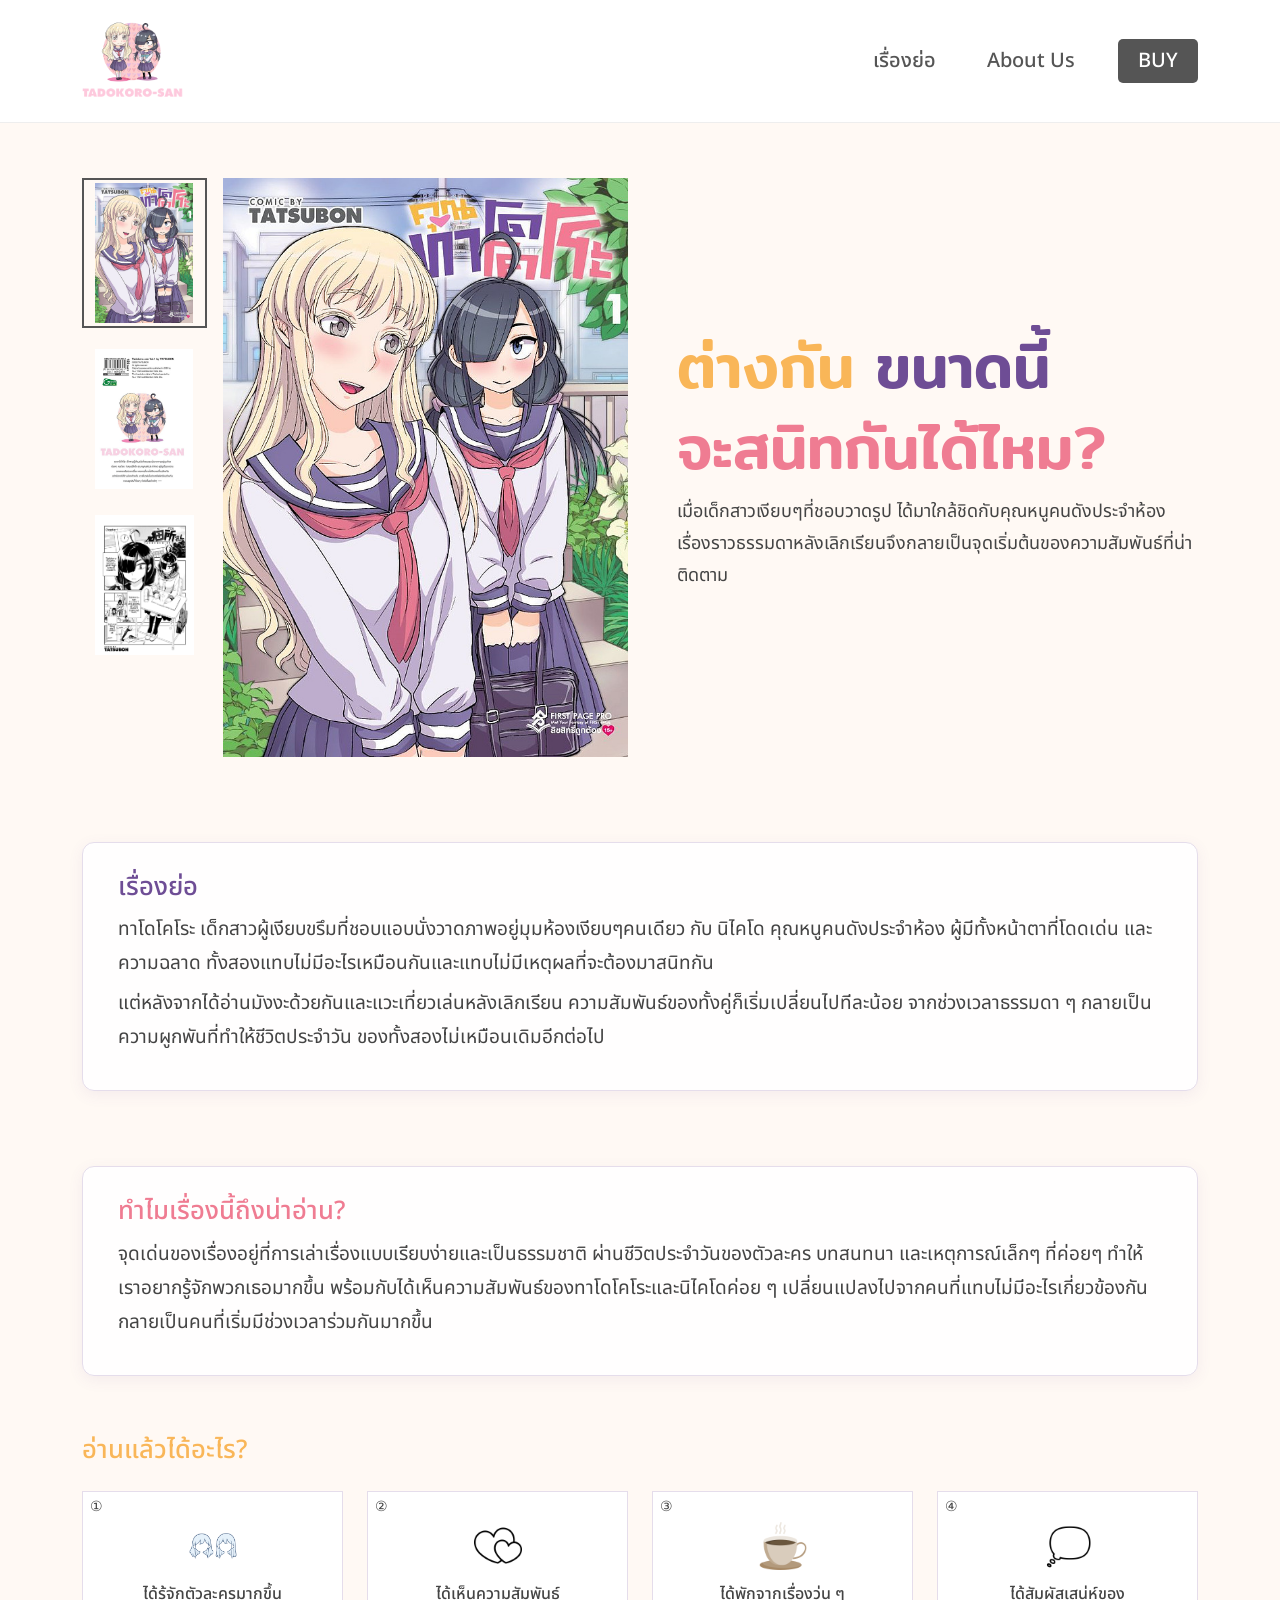
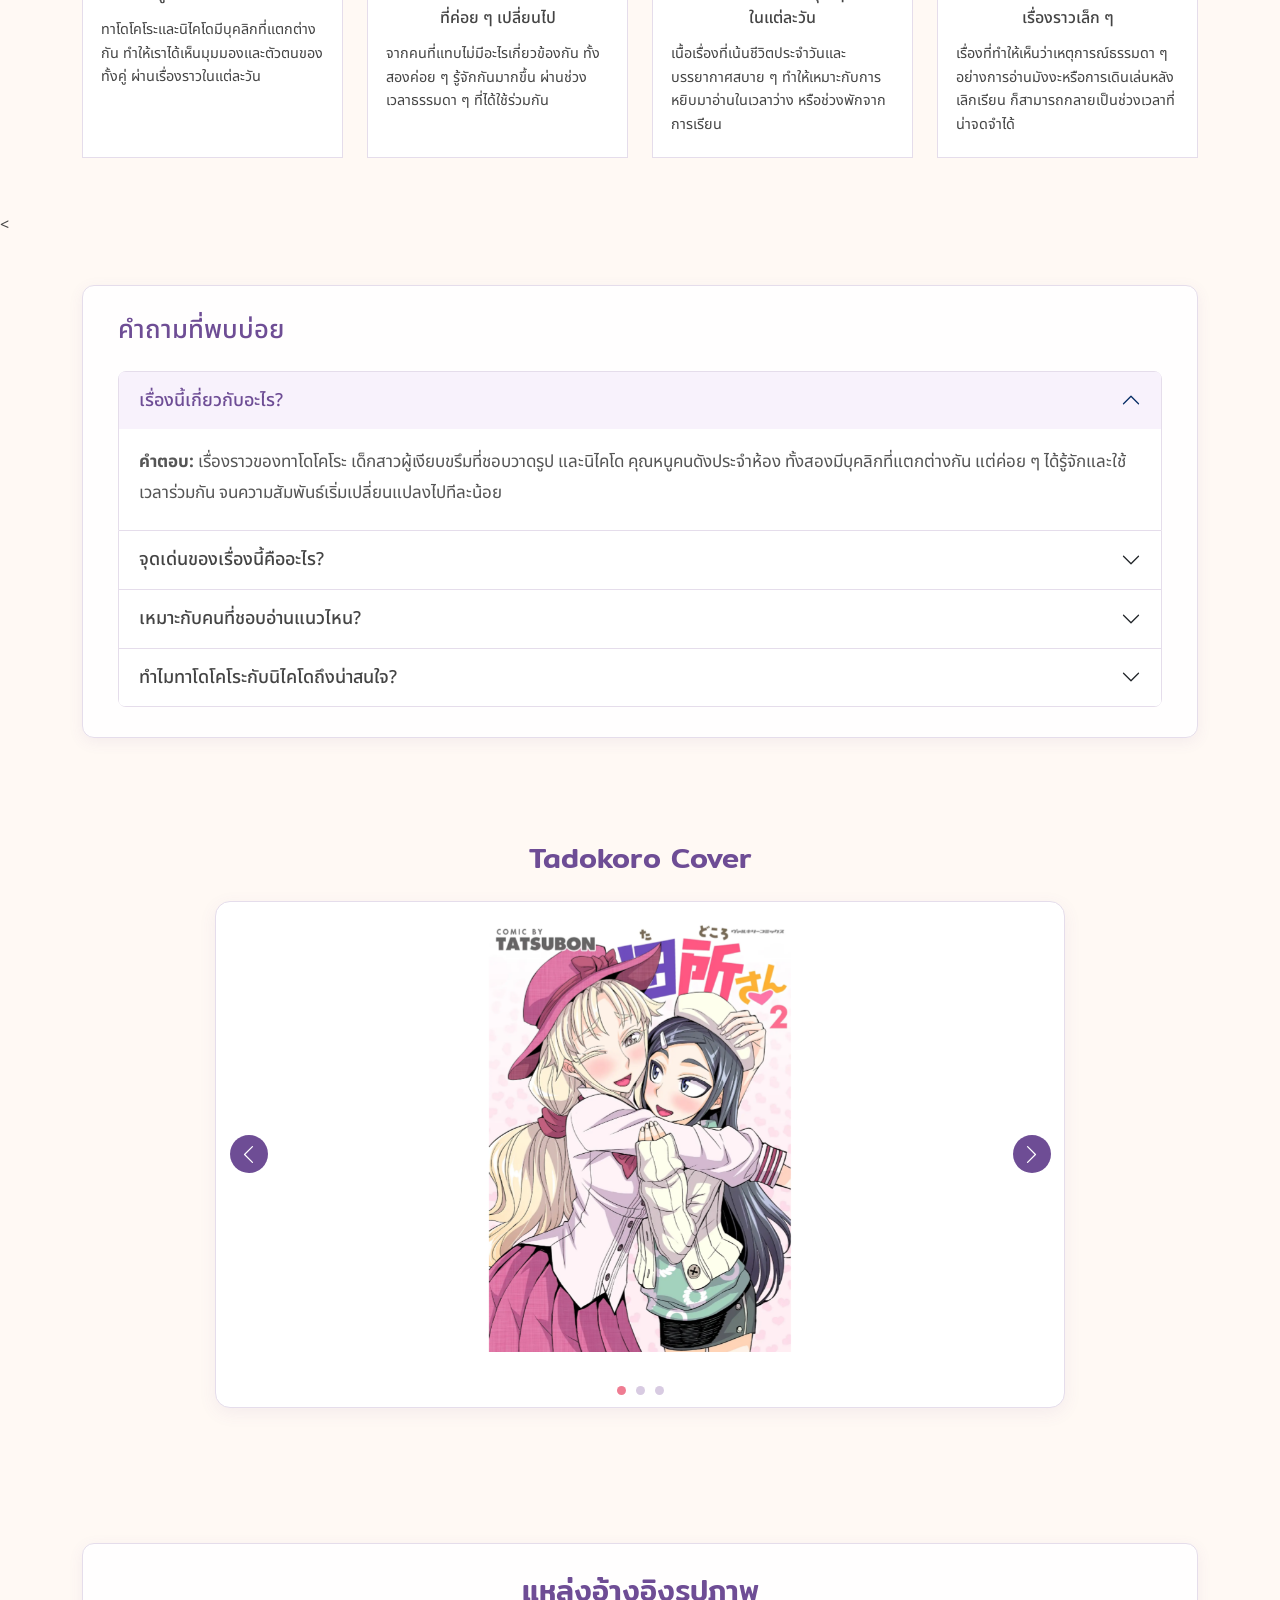
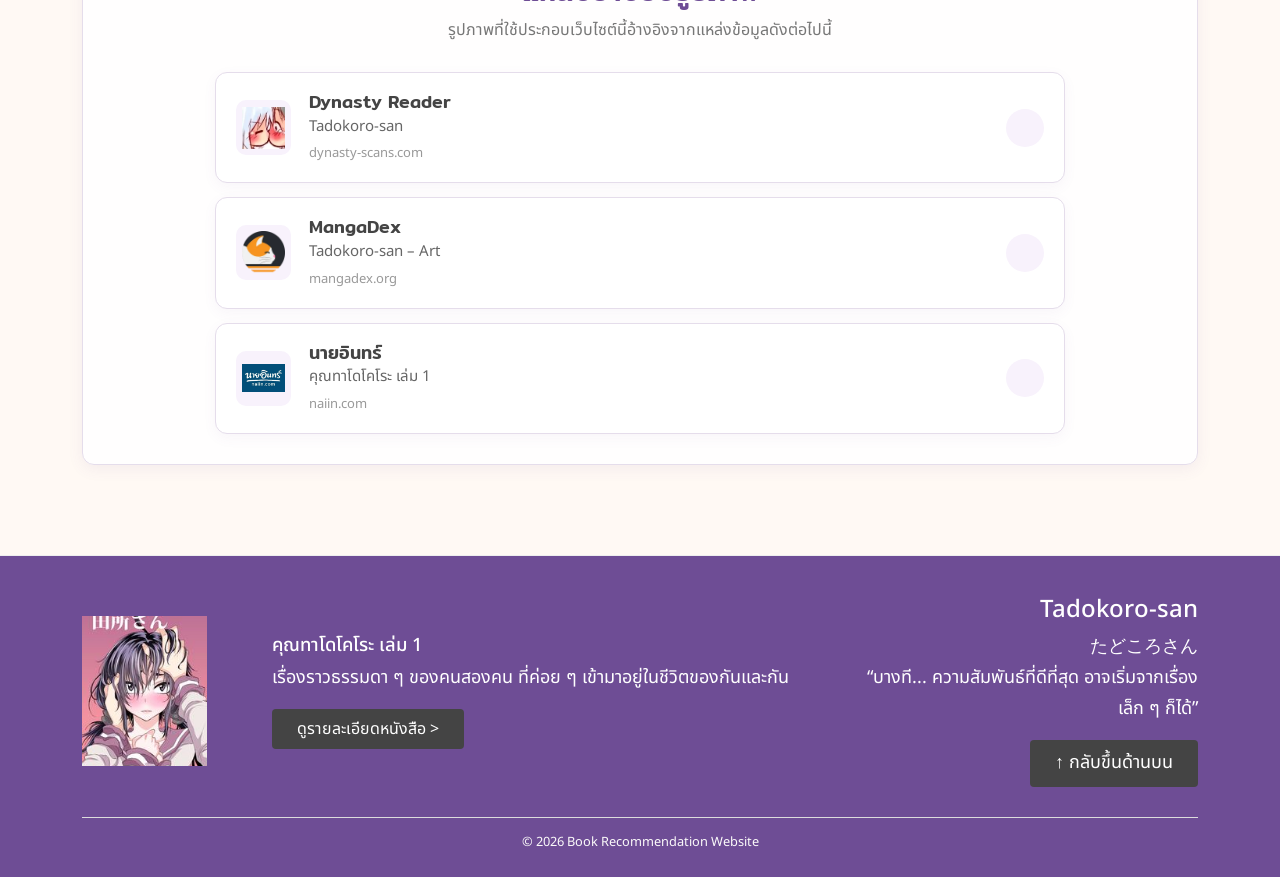
<file: index.html>
<!DOCTYPE html>
<html lang="th">
<head>
    <meta charset="UTF-8">
    <meta name="viewport" content="width=device-width, initial-scale=1.0">

    <title>คุณทาโดโคโระ เล่ม 1</title>

    <!-- Bootstrap 5 -->
    <link
        href="https://cdn.jsdelivr.net/npm/bootstrap@5.3.3/dist/css/bootstrap.min.css"
        rel="stylesheet">

    <!-- Google Fonts -->
    <link rel="preconnect" href="https://fonts.googleapis.com">
    <link rel="preconnect" href="https://fonts.gstatic.com" crossorigin>

    <link
        href="https://fonts.googleapis.com/css2?family=Mitr:wght@400;500;600&family=Noto+Sans+Thai:wght@400;500;600&display=swap"
        rel="stylesheet">

    <!-- CSS ของเรา -->
    <link rel="stylesheet" href="css/style.css">

    <!-- AOS Animation -->
    <link
        href="https://unpkg.com/aos@2.3.1/dist/aos.css"
        rel="stylesheet">
</head>
<script>
function changeImage(image, thumbnail) {
    document.getElementById("mainImage").src = image;

    document.querySelectorAll(".thumbnail").forEach(function(item) {
        item.classList.remove("active");
    });

    thumbnail.classList.add("active");

    thumbnail.blur();
}
</script>
<body id="top">

<!-- =========================
     HEADER
========================= -->

<header class="main-header">
    <div class="container">
        <nav class="navbar navbar-expand-md py-3">


        <!-- Logo -->
        <a class="navbar-brand" href="#top">
            <img
                src="Photo/header logo.png"
                alt="Logo"
                class="logo"
            >
        </a>

        <!-- Mobile Menu Button -->
        <button
            class="navbar-toggler"
            type="button"
            data-bs-toggle="collapse"
            data-bs-target="#mainMenu"
        >
            <span class="navbar-toggler-icon"></span>
        </button>

        <!-- Navigation -->
        <div class="collapse navbar-collapse justify-content-end" id="mainMenu">

            <ul class="navbar-nav align-items-md-center">

                <li class="nav-item">
                    <a class="nav-link" href="#story">
                        เรื่องย่อ
                    </a>
                </li>

                <li class="nav-item">
                    <a class="nav-link" href="index2.html">
    About Us
</a>
                </li>

                <li class="nav-item">
    <a class="nav-link buy-btn"
       href="https://www.naiin.com/product/detail/689061"
       target="_blank"
       rel="noopener noreferrer">
        BUY
    </a>
</li>

            </ul>

        </div>
    </nav>
</div>


</header>

<!-- =========================
     HERO
========================= -->

<section class="hero">
    <div class="container">
        <div class="row align-items-center">

            <!-- IMAGE GALLERY -->
            <div class="col-lg-6">

                <div class="row g-3">

                    <!-- รูปเล็กด้านซ้าย -->
                    <div class="col-3">
                        <div class="d-flex flex-column gap-3">

                            <button type="button"
                                    class="thumbnail active"
                                    data-aos="fade-right"
                                    data-aos-duration="700"
                                    onclick="changeImage('Photo/font.jpg', this)">
                                <img src="Photo/font.jpg"
                                     class="img-fluid"
                                     alt="">
                            </button>

                            <button type="button"
                                    class="thumbnail"
                                    data-aos="fade-right"
                                    data-aos-duration="700"
                                    data-aos-delay="150"
                                    onclick="changeImage('Photo/back.jpg', this)">
                                <img src="Photo/back.jpg"
                                     class="img-fluid"
                                     alt="">
                            </button>

                            <button type="button"
                                    class="thumbnail"
                                    data-aos="fade-right"
                                    data-aos-duration="700"
                                    data-aos-delay="300"
                                    onclick="changeImage('Photo/first_page.png', this)">
                                <img src="Photo/first_page.png"
                                     class="img-fluid"
                                     alt="">
                            </button>

                        </div>
                    </div>


                    <!-- รูปใหญ่ด้านขวา -->
                    <div class="col-9">

                        <div class="main-image"
                             data-aos="zoom-in"
                             data-aos-duration="1000">

                            <img id="mainImage"
                                 src="Photo/font.jpg"
                                 class="img-fluid"
                                 alt="คุณทาโดโคโระ">

                        </div>

                    </div>

                </div>

            </div>


            <!-- TEXT -->
            <div class="col-lg-6">

                <div class="hero-content">

                    <h1 class="hero-title"
                        data-aos="fade-left"
                        data-aos-duration="900">

                        <span class="title-orange">ต่างกัน</span>
                        <span class="title-purple">ขนาดนี้</span><br>
                        <span class="title-pink">จะสนิทกันได้ไหม?</span>

                    </h1>


                    <p class="hero-description"
                       data-aos="fade-left"
                       data-aos-duration="900"
                       data-aos-delay="200">

                        เมื่อเด็กสาวเงียบๆที่ชอบวาดรูป ได้มาใกล้ชิดกับคุณหนูคนดังประจำห้อง
                        เรื่องราวธรรมดาหลังเลิกเรียนจึงกลายเป็นจุดเริ่มต้นของความสัมพันธ์ที่น่าติดตาม

                    </p>

                </div>

            </div>

        </div>
    </div>
</section>

<!-- =========================
     เรื่องย่อ
========================= -->

<section id="story" class="content-section">
    <div class="container">

        <div class="content-box">

            <h2 class="section-title summary-title">
                เรื่องย่อ
            </h2>

            <p class="section-text">
                ทาโดโคโระ เด็กสาวผู้เงียบขรึมที่ชอบแอบนั่งวาดภาพอยู่มุมห้องเงียบๆคนเดียว กับ นิไคโด คุณหนูคนดังประจำห้อง ผู้มีทั้งหน้าตาที่โดดเด่น
                และความฉลาด 
                ทั้งสองแทบไม่มีอะไรเหมือนกันและแทบไม่มีเหตุผลที่จะต้องมาสนิทกัน
            </p>

            <p class="section-text mt-1">
                แต่หลังจากได้อ่านมังงะด้วยกันและแวะเที่ยวเล่นหลังเลิกเรียน
                ความสัมพันธ์ของทั้งคู่ก็เริ่มเปลี่ยนไปทีละน้อย
                จากช่วงเวลาธรรมดา ๆ กลายเป็นความผูกพันที่ทำให้ชีวิตประจำวัน
                ของทั้งสองไม่เหมือนเดิมอีกต่อไป
            </p>

        </div>

    </div>
</section>

<!-- =========================
     ทำไมเรื่องนี้ถึงน่าอ่าน
========================= -->

<section id="about" class="content-section">
    <div class="container">

        <div class="content-box">

            <h2 class="section-title why-title">
                ทำไมเรื่องนี้ถึงน่าอ่าน?
            </h2>

            <p class="section-text">
                จุดเด่นของเรื่องอยู่ที่การเล่าเรื่องแบบเรียบง่ายและเป็นธรรมชาติ
                ผ่านชีวิตประจำวันของตัวละคร บทสนทนา และเหตุการณ์เล็กๆ
                ที่ค่อยๆ ทำให้เราอยากรู้จักพวกเธอมากขึ้น พร้อมกับได้เห็นความสัมพันธ์ของทาโดโคโระและนิไคโดค่อย ๆ 
                เปลี่ยนแปลงไปจากคนที่แทบไม่มีอะไรเกี่ยวข้องกัน กลายเป็นคนที่เริ่มมีช่วงเวลาร่วมกันมากขึ้น
            </p>

        </div>

    </div>
</section>

<!-- =========================
     อ่านแล้วได้อะไร
========================= -->

<section class="benefit-section">
    <div class="container">


    <h2 class="section-title mb-4">
        อ่านแล้วได้อะไร?
    </h2>

    <div class="row g-4">

        <!-- Card 1 -->
        <div class="col-12 col-sm-6 col-lg-3">
            <div class="benefit-card">

                <span class="card-number">①</span>

                <img
                    src="Photo/2girls.png"
                    alt=""
                    class="card-image"
                >

                <h3 class="benefit-title">
                    ได้รู้จักตัวละครมากขึ้น
                </h3>

                <p class="benefit-text">
                    ทาโดโคโระและนิไคโดมีบุคลิกที่แตกต่างกัน
                    ทำให้เราได้เห็นมุมมองและตัวตนของทั้งคู่
                    ผ่านเรื่องราวในแต่ละวัน
                </p>

            </div>
        </div>


        <!-- Card 2 -->
        <div class="col-12 col-sm-6 col-lg-3">
            <div class="benefit-card">

                <span class="card-number">②</span>

                <img
                    src="Photo/two-hearts.png"
                    alt=""
                    class="card-image"
                >

                <h3 class="benefit-title">
                    ได้เห็นความสัมพันธ์<br>
                    ที่ค่อย ๆ เปลี่ยนไป
                </h3>

                <p class="benefit-text">
                    จากคนที่แทบไม่มีอะไรเกี่ยวข้องกัน
                    ทั้งสองค่อย ๆ รู้จักกันมากขึ้น
                    ผ่านช่วงเวลาธรรมดา ๆ ที่ได้ใช้ร่วมกัน
                </p>

            </div>
        </div>


        <!-- Card 3 -->
        <div class="col-12 col-sm-6 col-lg-3">
            <div class="benefit-card">

                <span class="card-number">③</span>

                <img
                    src="Photo/coffee.png"
                    alt=""
                    class="card-image"
                >

                <h3 class="benefit-title">
                    ได้พักจากเรื่องวุ่น ๆ<br>
                    ในแต่ละวัน
                </h3>

                <p class="benefit-text">
                    เนื้อเรื่องที่เน้นชีวิตประจำวันและบรรยากาศสบาย ๆ
                    ทำให้เหมาะกับการหยิบมาอ่านในเวลาว่าง
                    หรือช่วงพักจากการเรียน
                </p>

            </div>
        </div>


        <!-- Card 4 -->
        <div class="col-12 col-sm-6 col-lg-3">
            <div class="benefit-card">

                <span class="card-number">④</span>

                <img
                    src="Photo/thought-bubble.png"
                    alt=""
                    class="card-image"
                >

                <h3 class="benefit-title">
                    ได้สัมผัสเสน่ห์ของ<br>
                    เรื่องราวเล็ก ๆ
                </h3>

                <p class="benefit-text">
                    เรื่องที่ทำให้เห็นว่าเหตุการณ์ธรรมดา ๆ
                    อย่างการอ่านมังงะหรือการเดินเล่นหลังเลิกเรียน
                    ก็สามารถกลายเป็นช่วงเวลาที่น่าจดจำได้
                </p>

            </div>
        </div>

    </div>
</div>


</section>

<<!-- =========================
     FAQ
========================= -->

<section class="faq-section py-5">

    <div class="container">

        <div class="content-box">

            <h2 class="section-title summary-title mb-4">
                คำถามที่พบบ่อย
            </h2>

            <div class="accordion" id="faqAccordion">

                <!-- Q1 -->
                <div class="accordion-item">

                    <h2 class="accordion-header" id="headingOne">

                        <button class="accordion-button"
                                type="button"
                                data-bs-toggle="collapse"
                                data-bs-target="#collapseOne"
                                aria-expanded="true"
                                aria-controls="collapseOne">

                            เรื่องนี้เกี่ยวกับอะไร?

                        </button>

                    </h2>

                    <div id="collapseOne"
                         class="accordion-collapse collapse show"
                         aria-labelledby="headingOne"
                         data-bs-parent="#faqAccordion">

                        <div class="accordion-body">

                            <strong>คำตอบ:</strong>
                            เรื่องราวของทาโดโคโระ เด็กสาวผู้เงียบขรึมที่ชอบวาดรูป
                            และนิไคโด คุณหนูคนดังประจำห้อง
                            ทั้งสองมีบุคลิกที่แตกต่างกัน แต่ค่อย ๆ ได้รู้จักและใช้เวลาร่วมกัน
                            จนความสัมพันธ์เริ่มเปลี่ยนแปลงไปทีละน้อย

                        </div>

                    </div>

                </div>


                <!-- Q2 -->
                <div class="accordion-item">

                    <h2 class="accordion-header" id="headingTwo">

                        <button class="accordion-button collapsed"
                                type="button"
                                data-bs-toggle="collapse"
                                data-bs-target="#collapseTwo"
                                aria-expanded="false"
                                aria-controls="collapseTwo">

                            จุดเด่นของเรื่องนี้คืออะไร?

                        </button>

                    </h2>

                    <div id="collapseTwo"
                         class="accordion-collapse collapse"
                         aria-labelledby="headingTwo"
                         data-bs-parent="#faqAccordion">

                        <div class="accordion-body">

                            <strong>คำตอบ:</strong>
                            จุดเด่นคือการเล่าเรื่องแบบเรียบง่ายและเป็นธรรมชาติ
                            เน้นชีวิตประจำวัน บทสนทนา และช่วงเวลาเล็ก ๆ
                            ที่ทำให้เราได้เห็นความสัมพันธ์ของตัวละครค่อย ๆ พัฒนา

                        </div>

                    </div>

                </div>


                <!-- Q3 -->
                <div class="accordion-item">

                    <h2 class="accordion-header" id="headingThree">

                        <button class="accordion-button collapsed"
                                type="button"
                                data-bs-toggle="collapse"
                                data-bs-target="#collapseThree"
                                aria-expanded="false"
                                aria-controls="collapseThree">

                            เหมาะกับคนที่ชอบอ่านแนวไหน?

                        </button>

                    </h2>

                    <div id="collapseThree"
                         class="accordion-collapse collapse"
                         aria-labelledby="headingThree"
                         data-bs-parent="#faqAccordion">

                        <div class="accordion-body">

                            <strong>คำตอบ:</strong>
                            เหมาะกับคนที่ชอบเรื่องราวชีวิตประจำวัน
                            ความสัมพันธ์ของตัวละคร และบรรยากาศที่อ่านง่ายและสบาย ๆ
                            โดยเน้นการค่อย ๆ ทำความรู้จักกันมากกว่าความขัดแย้งที่รุนแรง

                        </div>

                    </div>

                </div>


                <!-- Q4 -->
                <div class="accordion-item">

                    <h2 class="accordion-header" id="headingFour">

                        <button class="accordion-button collapsed"
                                type="button"
                                data-bs-toggle="collapse"
                                data-bs-target="#collapseFour"
                                aria-expanded="false"
                                aria-controls="collapseFour">

                            ทำไมทาโดโคโระกับนิไคโดถึงน่าสนใจ?

                        </button>

                    </h2>

                    <div id="collapseFour"
                         class="accordion-collapse collapse"
                         aria-labelledby="headingFour"
                         data-bs-parent="#faqAccordion">

                        <div class="accordion-body">

                            <strong>คำตอบ:</strong>
                            เพราะทั้งสองคนมีบุคลิกที่แตกต่างกันอย่างชัดเจน
                            ทำให้การได้เห็นพวกเธอค่อย ๆ รู้จักกัน
                            และเปลี่ยนจากคนที่แทบไม่มีอะไรเกี่ยวข้องกัน
                            มาเป็นคนที่มีช่วงเวลาร่วมกัน เป็นเสน่ห์สำคัญของเรื่อง

                        </div>

                    </div>

                </div>

            </div>

        </div>

    </div>

</section>



<!-- =========================
     TADOKORO COVER
========================= -->

<section class="tadokoro-cover-section">

    <div class="container">

        <h2 class="section-title cover-title">
            Tadokoro Cover
        </h2>

        <div id="tadokoroCover"
             class="carousel slide"
             data-bs-ride="carousel">

            <!-- รูปปก -->
            <div class="carousel-inner">

                <!-- Volume 2 -->
                <div class="carousel-item active">

                    <img src="Photo/Volume2.webp"
                         class="tadokoro-cover-image"
                         alt="Tadokoro-san Volume 2">

                </div>


                <!-- Volume 3 -->
                <div class="carousel-item">

                    <img src="Photo/volume3.webp"
                         class="tadokoro-cover-image"
                         alt="Tadokoro-san Volume 3">

                </div>


                <!-- Volume 4 -->
                <div class="carousel-item">

                    <img src="Photo/volume4.webp"
                         class="tadokoro-cover-image"
                         alt="Tadokoro-san Volume 4">

                </div>

            </div>


            <!-- ปุ่มย้อนกลับ -->
            <button class="carousel-control-prev"
                    type="button"
                    data-bs-target="#tadokoroCover"
                    data-bs-slide="prev">

                <span class="carousel-control-prev-icon"></span>

                <span class="visually-hidden">
                    Previous
                </span>

            </button>


            <!-- ปุ่มถัดไป -->
            <button class="carousel-control-next"
                    type="button"
                    data-bs-target="#tadokoroCover"
                    data-bs-slide="next">

                <span class="carousel-control-next-icon"></span>

                <span class="visually-hidden">
                    Next
                </span>

            </button>


            <!-- จุดด้านล่าง -->
            <div class="carousel-indicators">

                <button type="button"
                        data-bs-target="#tadokoroCover"
                        data-bs-slide-to="0"
                        class="active"
                        aria-current="true"
                        aria-label="Slide 1">
                </button>

                <button type="button"
                        data-bs-target="#tadokoroCover"
                        data-bs-slide-to="1"
                        aria-label="Slide 2">
                </button>

                <button type="button"
                        data-bs-target="#tadokoroCover"
                        data-bs-slide-to="2"
                        aria-label="Slide 3">
                </button>

            </div>

        </div>

    </div>

</section>



<!-- =========================
     IMAGE REFERENCES
========================= -->

<section class="image-reference-section">

    <div class="container">

        <div class="content-box">

            <h2 class="section-title image-reference-title">
                แหล่งอ้างอิงรูปภาพ
            </h2>

            <p class="image-reference-description">
                รูปภาพที่ใช้ประกอบเว็บไซต์นี้อ้างอิงจากแหล่งข้อมูลดังต่อไปนี้
            </p>


            <div class="reference-list">

                <!-- Dynasty Reader -->
                <a href="https://dynasty-scans.com/series/tadokoro_san"
                   target="_blank"
                   rel="noopener noreferrer"
                   class="reference-item">

                    <div class="reference-logo">

                        <img src="Photo/Dynasty_reader.webp"
                             alt="Dynasty Reader">

                    </div>

                    <div class="reference-content">

                        <h3>Dynasty Reader</h3>

                        <p>Tadokoro-san</p>

                        <span>dynasty-scans.com</span>

                    </div>

                    <div class="reference-arrow">

                        <i class="bi bi-arrow-up-right"></i>

                    </div>

                </a>


                <!-- MangaDex -->
                <a href="https://mangadex.org/title/5ab2e6ce-d371-4f0b-aff2-504dfcc93c9f/tadokoro-san?tab=art"
                   target="_blank"
                   rel="noopener noreferrer"
                   class="reference-item">

                    <div class="reference-logo">

                        <img src="Photo/mangadex.webp"
                             alt="MangaDex">

                    </div>

                    <div class="reference-content">

                        <h3>MangaDex</h3>

                        <p>Tadokoro-san – Art</p>

                        <span>mangadex.org</span>

                    </div>

                    <div class="reference-arrow">

                        <i class="bi bi-arrow-up-right"></i>

                    </div>

                </a>


                <!-- Naiin -->
                <a href="https://www.naiin.com/product/detail/689061"
                   target="_blank"
                   rel="noopener noreferrer"
                   class="reference-item">

                    <div class="reference-logo">

                        <img src="Photo/naiin.webp"
                             alt="นายอินทร์">

                    </div>

                    <div class="reference-content">

                        <h3>นายอินทร์</h3>

                        <p>คุณทาโดโคโระ เล่ม 1</p>

                        <span>naiin.com</span>

                    </div>

                    <div class="reference-arrow">

                        <i class="bi bi-arrow-up-right"></i>

                    </div>

                </a>

            </div>

        </div>

    </div>

</section>



<!-- =========================
     BOOK FOOTER
========================= -->

<footer id="book" class="book-footer">

    <div class="container">

        <div class="row align-items-center">

            <!-- Book Cover -->
            <div class="col-md-2 text-center text-md-start">

                <img
                    src="Photo/Tadokoro-san-footer.jpg"
                    alt="คุณทาโดโคโระ เล่ม 1"
                    class="book-cover"
                >

            </div>


            <!-- Book Information -->
            <div class="col-md-6">

                <h3 class="book-title">
                    คุณทาโดโคโระ เล่ม 1
                </h3>

                <p class="book-description">
                    เรื่องราวธรรมดา ๆ ของคนสองคน
                    ที่ค่อย ๆ เข้ามาอยู่ในชีวิตของกันและกัน
                </p>

                <a
                    href="https://www.naiin.com/product/detail/689061"
                    target="_blank"
                    rel="noopener noreferrer"
                    class="detail-btn"
                >
                    ดูรายละเอียดหนังสือ &gt;
                </a>

            </div>


            <!-- Quote / Back to Top -->
            <div class="col-md-4 footer-quote">

                <h4>
                    Tadokoro-san
                </h4>

                <p>
                    たどころさん<br>
                    “บางที... ความสัมพันธ์ที่ดีที่สุด
                    อาจเริ่มจากเรื่องเล็ก ๆ ก็ได้”
                </p>

                <a href="#top" class="top-btn">
                    ↑ กลับขึ้นด้านบน
                </a>

            </div>

        </div>


        <!-- Copyright -->
        <div class="copyright">
            © 2026 Book Recommendation Website
        </div>

    </div>

</footer>
<!-- =========================
     BOOTSTRAP JS
========================= -->
<script src="https://cdn.jsdelivr.net/npm/bootstrap@5.3.3/dist/js/bootstrap.bundle.min.js"></script>


<!-- =========================
     AOS JS
========================= -->
<script src="https://unpkg.com/aos@2.3.4/dist/aos.js"></script>

<script>
    AOS.init({
        duration: 800,
        once: true,
        offset: 100
    });
</script>

</body>
</html>
</file>
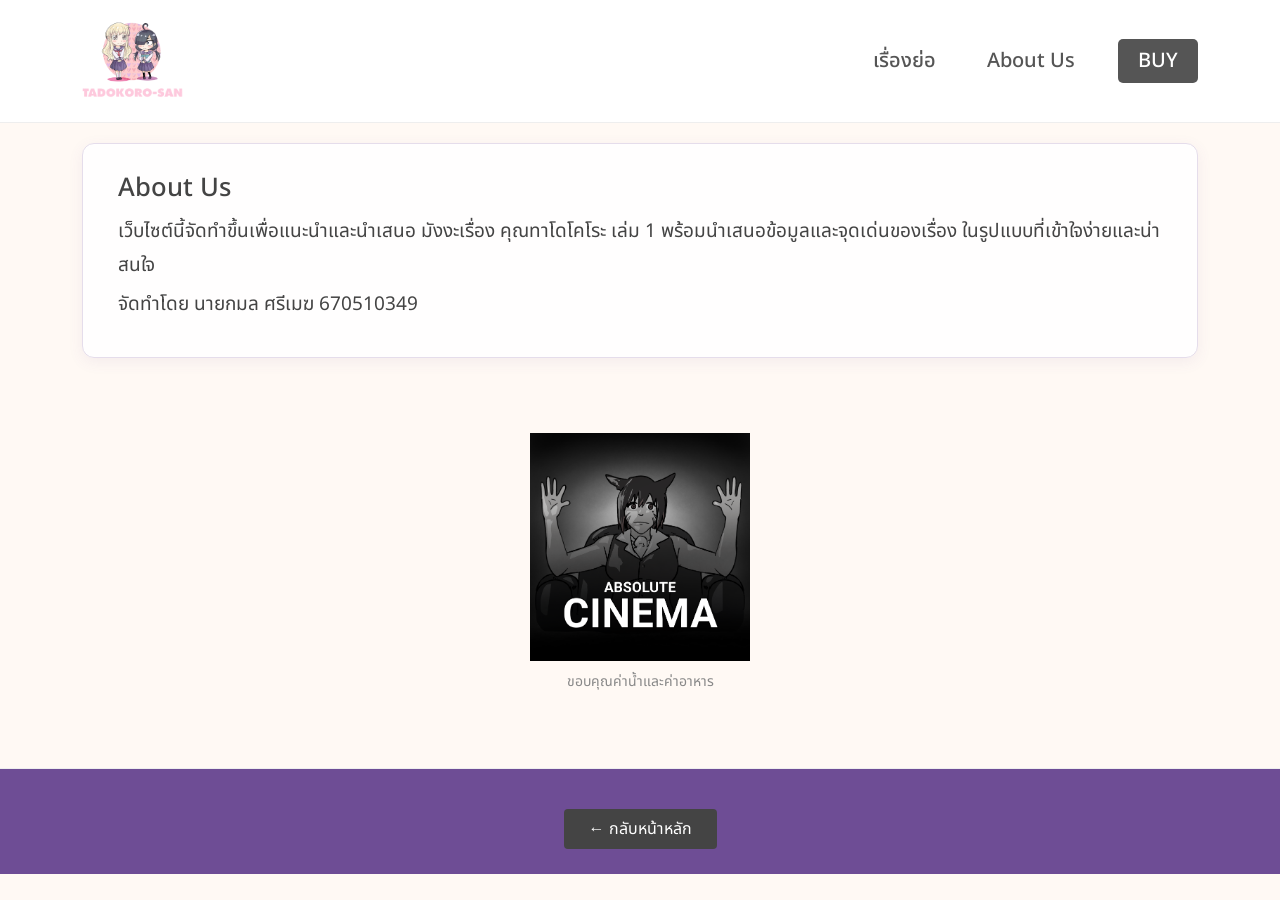
<file: index2.html>
<!DOCTYPE html>
<html lang="th">

<head>
    <meta charset="UTF-8">
    <meta name="viewport" content="width=device-width, initial-scale=1.0">

    <title>About Us - คุณทาโดโคโระ</title>

    <!-- Bootstrap -->
    <link
        href="https://cdn.jsdelivr.net/npm/bootstrap@5.3.3/dist/css/bootstrap.min.css"
        rel="stylesheet">

    <!-- Google Fonts -->
    <link rel="preconnect" href="https://fonts.googleapis.com">
    <link rel="preconnect" href="https://fonts.gstatic.com" crossorigin>

    <link
        href="https://fonts.googleapis.com/css2?family=Mitr:wght@400;500;600&family=Noto+Sans+Thai:wght@400;500;600&display=swap"
        rel="stylesheet">

    <!-- CSS -->
    <link rel="stylesheet" href="css/style.css">
</head>

<body>

    <header class="main-header">
        <div class="container">
            <nav class="navbar navbar-expand-md py-3">

                <a class="navbar-brand" href="index.html">
                    <img
                        src="Photo/header logo.png"
                        alt="Logo"
                        class="logo">
                </a>

                <div class="collapse navbar-collapse justify-content-end" id="mainMenu">

                    <ul class="navbar-nav align-items-md-center">

                        <li class="nav-item">
                            <a class="nav-link" href="index.html#story">
                                เรื่องย่อ
                            </a>
                        </li>

                        <li class="nav-item">
                            <a class="nav-link" href="index2.html">
                                About Us
                            </a>
                        </li>

                        <li class="nav-item">
                            <a
                                class="nav-link buy-btn"
                                href="https://www.naiin.com/product/detail/689061"
                                target="_blank"
                                rel="noopener noreferrer">
                                BUY
                            </a>
                        </li>

                    </ul>

                </div>

            </nav>
        </div>
    </header>


    <!-- ABOUT US -->

    <section class="content-section">
        <div class="container">

            <div class="content-box">

                <h1 class="section-title">
                    About Us
                </h1>

                <p class="section-text">
                    เว็บไซต์นี้จัดทำขึ้นเพื่อแนะนำและนำเสนอ
                    มังงะเรื่อง คุณทาโดโคโระ เล่ม 1
                    พร้อมนำเสนอข้อมูลและจุดเด่นของเรื่อง
                    ในรูปแบบที่เข้าใจง่ายและน่าสนใจ
                </p>
                <p class="section-text"> จัดทำโดย นายกมล ศรีเมฆ 670510349 </p>


            </div>

        </div>
    </section>
    <section class="about-funny">
    <div class="container text-center">

        <img
            src="Photo/Hilda_meowcot.png"
            alt=""
            class="about-funny-image">

        <p class="about-funny-text">
            ขอบคุณค่าน้ำและค่าอาหาร
        </p>

    </div>
</section>
    <footer class="book-footer">
        <div class="container text-center">

            <a href="index.html" class="top-btn">
                ← กลับหน้าหลัก
            </a>

        </div>
    </footer>

</body>
</html>
</file>
<file: css/style.css>
/* =========================
GENERAL
========================= */

html {
scroll-behavior: smooth;
}

body {
    font-family: "Noto Sans Thai", sans-serif;
    color: #444;
    background-color: #FFF9F4;
}

.benefit-card {
    background-color: #FFFFFF;
}

/* =========================
HEADER
========================= */

.main-header {
position: sticky;
top: 0;
z-index: 1000;
background-color: rgba(255, 255, 255, 0.96);
border-bottom: 1px solid #eee;
backdrop-filter: blur(8px);
}

.logo {
    width: auto;
    height: 80px;
    object-fit: contain;
}
.navbar-nav {
    gap: 35px;
}

.nav-link {
    font-family: "Noto Sans Thai", sans-serif;
    font-size: 20px;
    font-weight: 500;
    color: #555 !important;
}

.nav-link:hover {
color: #222 !important;
}

.buy-btn {
    background-color: #555;
    color: #fff !important;
    border-radius: 5px;
    padding: 7px 20px !important;
    margin-left: 0;
}

.buy-btn:hover {
background-color: #333;
}

/* =========================
HERO
========================= */

.hero {
padding: 55px 0 65px;
}

.hero-image {
    width: 100%;
    height: auto;
    max-height: 420px;
    object-fit: contain;
    display: block;
}
.hero-content {
padding-left: 25px;
}

.hero-title {
    font-family: "Mitr", sans-serif;
    font-weight: 500;
    font-size: 60px;
    line-height: 1.35;
}

.hero-description {
    font-family: "Noto Sans Thai", sans-serif;
    font-size: 18px;
    font-weight: 400;
    line-height: 1.8;
}
.title-orange {
    color: #f9b658;
}

.title-purple {
    color: #6e4d95;
}

.title-pink {
    color: #ef7c92;
}

/* =========================
CONTENT
========================= */
section[id] {
    scroll-margin-top: 120px;
}
.content-section {
    padding: 20px 0 35px;
}

.section-title {
    font-size: 1.6rem;
    font-weight: 500;
    margin-bottom: 10px;
}

.summary-title {
    color: #6e4d95 !important;
}

.why-title {
    color: #ef7c92 !important;
}

.benefit-section .section-title {
    color: #f9b658 !important;
}
.section-text {
line-height: 1.8;
margin-bottom: 5px;
font-size: 19px;
}

/* =========================
BENEFIT CARDS
========================= */

.benefit-section {
padding: 5px 0 55px;
}

.benefit-card {
position: relative;
height: 100%;
min-height: 245px;
border: 1px solid #E5DDEB;
border-radius: 0;
padding: 30px 18px 20px;
background-color: #fff;
transition: 0.25s ease;
}

.benefit-card:hover {
transform: translateY(-5px);
box-shadow: 0 8px 20px rgba(0, 0, 0, 0.08);
}

.card-number {
position: absolute;
top: 5px;
left: 7px;
font-size: 0.85rem;
font-weight: 500;
}

.card-image {
width: 48px;
height: 48px;
object-fit: contain;
margin: 0 auto 12px;
display: block;
}

.benefit-title {
text-align: center;
font-size: 1rem;
font-weight: 500;
line-height: 1.5;
margin-bottom: 12px;
}

.benefit-text {
font-size: 0.9rem;
line-height: 1.65;
margin: 0;
}

/* =========================
FOOTER
========================= */

.book-footer {
padding: 40px 0 25px;
background-color: #6e4d95;
    color: #FFFFFF;
border-top: 1px solid #eee;
}

.book-cover {
width: 125px;
height: 150px;
object-fit: cover;
background-color: #ddd;
}

.book-title {
font-size: 1.15rem;
margin-bottom: 8px;
}

.book-description {
font-size: 18px;
line-height: 1.6;
}

.detail-btn,
.top-btn {
background-color: #444;
color: #fff;
border: none;
border-radius: 4px;
padding: 8px 25px;
text-decoration: none;
display: inline-block;
transition: 0.2s;
}

.detail-btn:hover,
.top-btn:hover {
background-color: #222;
color: #fff;
}

.footer-quote {
text-align: right;
font-size: 18px;
line-height: 1.7;
}

.copyright {
margin-top: 30px;
padding-top: 15px;
border-top: 1px solid #ddd;
text-align: center;
font-size: 0.8rem;
color: #fbfafa;
}

/* =========================
MOBILE
========================= */

@media (max-width: 768px) {

.hero {
    padding: 30px 0 40px;
}

.hero-content {
    padding-left: 0;
    padding-top: 25px;
}

.hero-title {
    font-size: 1.8rem;
}

.hero-description {
    text-align: center;
}

.benefit-card {
    min-height: auto;
}

.footer-quote {
    text-align: left;
    margin-top: 25px;
}

.book-cover {
    margin-bottom: 20px;
}

}
/* =========================
   HERO IMAGE GALLERY
========================= */

.main-image {
    width: 100%;
    display: flex;
    justify-content: center;
    align-items: center;
}

.main-image img {
    width: 100%;
    height: auto;
    max-height: 650px;
    object-fit: contain;
    display: block;
}

.thumbnail {
    width: 100%;
    height: 150px;
    padding: 3px;
    border: 2px solid transparent;
    background: transparent;
    overflow: hidden;
    cursor: pointer;
    opacity: 0.6;
    transition: 0.2s;
    outline: none;
    box-shadow: none;
}

.thumbnail img {
    width: 100%;
    height: 100%;
    object-fit: contain;
    display: block;
}

.thumbnail:hover {
    opacity: 1;
}

.thumbnail.active {
    opacity: 1;
    border: 2px solid #555;
}

.thumbnail:focus,
.thumbnail:focus-visible {
    outline: none;
    box-shadow: none;
}
/* =========================
   CONTENT BOX
========================= */

.content-box {
    background-color: rgba(255, 255, 255, 0.9);
    border: 1px solid #E5DDEB;
    border-radius: 12px;
    padding: 30px 35px;
    margin-bottom: 20px;
    box-shadow: 0 4px 15px rgba(110, 77, 149, 0.08);
}
.about-funny-text {
    margin-top: 10px;
    font-size: 14px;
    color: #888;
}
.about-funny {
    padding: 20px 0 60px;
}

.about-funny-image {
    width: 220px;
    height: auto;
    display: block;
    margin: 0 auto;
}
/* =========================
   FAQ
========================= */

.faq-section {
    background-color: #FFF9F4;
}

.faq-section .content-box {
    margin-bottom: 0;
}

.faq-section .accordion {
    --bs-accordion-border-color: #E5DDEB;
    --bs-accordion-border-radius: 8px;
}

.faq-section .accordion-item {
    background-color: #fff;
    border-color: #E5DDEB;
}

.faq-section .accordion-button {
    font-family: "Noto Sans Thai", sans-serif;
    font-size: 18px;
    font-weight: 500;
    color: #444;
    background-color: #fff;
    padding: 18px 20px;
    box-shadow: none;
}

.faq-section .accordion-button:not(.collapsed) {
    color: #6e4d95;
    background-color: #F8F2FC;
    box-shadow: none;
}

.faq-section .accordion-button:focus {
    box-shadow: none;
    border-color: transparent;
}

.faq-section .accordion-body {
    font-family: "Noto Sans Thai", sans-serif;
    font-size: 17px;
    line-height: 1.8;
    color: #555;
    background-color: #fff;
    padding: 18px 20px 22px;
}


/* =========================
   TADOKORO COVER
========================= */

.tadokoro-cover-section {
    padding: 55px 0 70px;
    background-color: #FFF9F4;
}

.cover-title {
    text-align: center;
    color: #6e4d95 !important;
    font-family: "Mitr", sans-serif;
    font-size: 1.8rem;
    margin-bottom: 25px;
}

#tadokoroCover {
    position: relative;
    max-width: 850px;
    margin: 0 auto;
    padding: 20px 70px 55px;

    background-color: #FFFFFF;
    border: 1px solid #E5DDEB;
    border-radius: 15px;

    box-shadow: 0 5px 18px rgba(110, 77, 149, 0.08);

    overflow: hidden;
}


/* รูปปก */

.tadokoro-cover-image {
    width: 100%;
    height: 430px;

    object-fit: contain;
    display: block;

    margin: 0 auto;
}


/* =========================
   ปุ่มเลื่อนซ้าย / ขวา
========================= */

#tadokoroCover .carousel-control-prev,
#tadokoroCover .carousel-control-next {
    width: 55px;
    opacity: 1;
}

#tadokoroCover .carousel-control-prev {
    left: 5px;
}

#tadokoroCover .carousel-control-next {
    right: 5px;
}

#tadokoroCover .carousel-control-prev-icon,
#tadokoroCover .carousel-control-next-icon {
    width: 38px;
    height: 38px;

    background-color: #6e4d95;
    background-size: 55%;

    border-radius: 50%;
}


/* =========================
   จุดด้านล่าง
========================= */

#tadokoroCover .carousel-indicators {
    bottom: 12px;
    margin-bottom: 0;
}

#tadokoroCover .carousel-indicators button {
    width: 9px;
    height: 9px;

    border-radius: 50%;
    border: none;

    background-color: #D8CBE2;
    opacity: 1;

    margin: 0 5px;
}

#tadokoroCover .carousel-indicators button.active {
    background-color: #ef7c92;
}


/* =========================
   MOBILE
========================= */

@media (max-width: 768px) {

    /* FAQ */

    .faq-section .accordion-button {
        font-size: 16px;
        padding: 15px;
    }

    .faq-section .accordion-body {
        font-size: 15px;
        padding: 15px;
    }


    /* Cover */

    .tadokoro-cover-section {
        padding: 40px 0 50px;
    }

    .cover-title {
        font-size: 1.5rem;
        margin-bottom: 18px;
    }

    #tadokoroCover {
        max-width: 95%;
        padding: 15px 45px 50px;
        border-radius: 12px;
    }

    .tadokoro-cover-image {
        height: 350px;
    }

    #tadokoroCover .carousel-control-prev,
    #tadokoroCover .carousel-control-next {
        width: 40px;
    }

    #tadokoroCover .carousel-control-prev {
        left: 0;
    }

    #tadokoroCover .carousel-control-next {
        right: 0;
    }

    #tadokoroCover .carousel-control-prev-icon,
    #tadokoroCover .carousel-control-next-icon {
        width: 30px;
        height: 30px;
    }
}
/* =========================
   IMAGE REFERENCES
========================= */

.image-reference-section {

    padding: 65px 0 70px;

    background-color: #FFF9F4;

}


/* =========================
   TITLE
========================= */

.image-reference-title {

    text-align: center;

    color: #6e4d95 !important;

    font-family: "Mitr", sans-serif;

    font-size: 1.8rem;

    margin-bottom: 10px;

}


.image-reference-description {

    text-align: center;

    font-family: "Noto Sans Thai", sans-serif;

    font-size: 16px;

    color: #777;

    margin-bottom: 30px;

}


/* =========================
   REFERENCE LIST
========================= */

.reference-list {

    max-width: 850px;

    margin: 0 auto;

    display: flex;

    flex-direction: column;

    gap: 14px;

}


/* =========================
   REFERENCE ITEM
========================= */

.reference-item {

    display: flex;

    align-items: center;

    gap: 18px;

    padding: 18px 20px;

    background-color: #FFFFFF;

    border: 1px solid #E5DDEB;

    border-radius: 12px;

    text-decoration: none;

    box-shadow: 0 4px 14px rgba(110, 77, 149, 0.05);

    transition:
        transform 0.3s ease,
        box-shadow 0.3s ease,
        border-color 0.3s ease;

}


/* Hover */

.reference-item:hover {

    transform: translateY(-3px);

    border-color: #D8CBE2;

    box-shadow: 0 7px 20px rgba(110, 77, 149, 0.10);

}


/* =========================
   REFERENCE LOGO
========================= */

.reference-logo {

    width: 55px;

    height: 55px;

    flex-shrink: 0;

    display: flex;

    align-items: center;

    justify-content: center;

    border-radius: 10px;

    background-color: #F8F2FC;

    padding: 6px;

    overflow: hidden;

    transition: transform 0.3s ease;

}


.reference-logo img {

    width: 100%;

    height: 100%;

    object-fit: contain;

    display: block;

}


.reference-item:hover .reference-logo {

    transform: scale(1.05);

}


/* =========================
   CONTENT
========================= */

.reference-content {

    flex: 1;

}


.reference-content h3 {

    margin: 0 0 3px;

    font-family: "Mitr", sans-serif;

    font-size: 18px;

    font-weight: 500;

    color: #444;

}


.reference-content p {

    margin: 0 0 2px;

    font-family: "Noto Sans Thai", sans-serif;

    font-size: 15px;

    color: #666;

}


.reference-content span {

    font-family: "Noto Sans Thai", sans-serif;

    font-size: 13px;

    color: #999;

}


/* =========================
   REFERENCE ARROW
========================= */

.reference-arrow {

    width: 38px;
    height: 38px;

    flex-shrink: 0;

    display: flex;
    align-items: center;
    justify-content: center;

    border-radius: 50%;

    color: #6e4d95;

    background-color: #F8F2FC;

    font-size: 17px;

    transition:
        transform 0.3s ease,
        background-color 0.3s ease,
        color 0.3s ease;

}


/* Hover */

.reference-item:hover .reference-arrow {

    transform: translate(3px, -3px);

    background-color: #6e4d95;

    color: #FFFFFF;

}


.reference-item:hover .reference-arrow {

    transform: translate(2px, -2px);

    background-color: #6e4d95;

    color: #FFFFFF;

}


/* =========================
   MOBILE
========================= */

@media (max-width: 768px) {

    .image-reference-section {

        padding: 45px 0 50px;

    }


    .image-reference-title {

        font-size: 1.5rem;

    }


    .image-reference-description {

        font-size: 14px;

        padding: 0 15px;

        margin-bottom: 22px;

    }


    .reference-list {

        padding: 0 15px;

        gap: 10px;

    }


    .reference-item {

        gap: 12px;

        padding: 14px;

    }


    .reference-icon {

        width: 42px;

        height: 42px;

        font-size: 18px;

    }


    .reference-content h3 {

        font-size: 16px;

    }


    .reference-content p {

        font-size: 14px;

    }


    .reference-content span {

        font-size: 12px;

    }


    .reference-arrow {

        width: 32px;

        height: 32px;

        font-size: 14px;

    }

}
</file>
